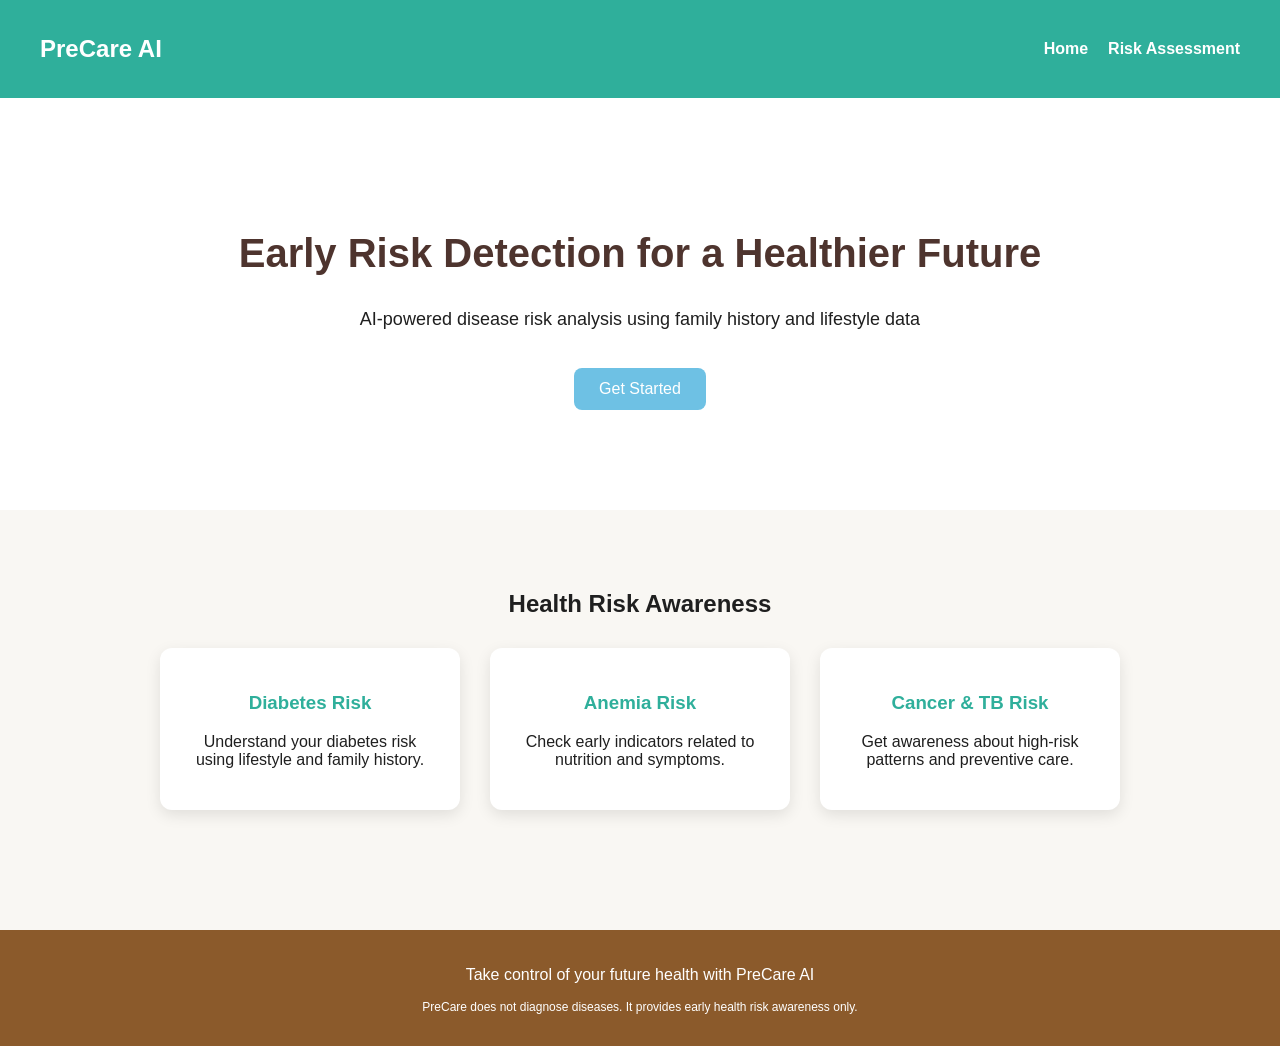
<file: index.html>
<!DOCTYPE html>
<html lang="en">

<head>

<meta charset="UTF-8">
<title>PreCare AI</title>

<link rel="stylesheet" href="css/style.css">

</head>

<body>

<!-- Navigation Bar -->

<nav class="navbar">

<h2 class="logo">PreCare AI</h2>

<ul class="nav-links">

<li><a href="index.html">Home</a></li>
<li><a href="risk.html">Risk Assessment</a></li>

</ul>

</nav>


<!-- Hero Section -->

<section class="hero">

<h1>Early Risk Detection for a Healthier Future</h1>

<p>
AI-powered disease risk analysis using family history and lifestyle data
</p>

<a href="risk.html">

<button class="start-btn">
Get Started
</button>

</a>

</section>


<!-- Risk Cards Preview -->

<section class="risk-preview">

<h2>Health Risk Awareness</h2>

<div class="cards">

<div class="card">

<h3>Diabetes Risk</h3>

<p>Understand your diabetes risk using lifestyle and family history.</p>

</div>

<div class="card">

<h3>Anemia Risk</h3>

<p>Check early indicators related to nutrition and symptoms.</p>

</div>

<div class="card">

<h3>Cancer & TB Risk</h3>

<p>Get awareness about high-risk patterns and preventive care.</p>

</div>

</div>

</section>


<!-- Footer -->

<footer>

<p>Take control of your future health with PreCare AI</p>

<p class="disclaimer">
PreCare does not diagnose diseases. It provides early health risk awareness only.
</p>

</footer>

</body>

</html>
</file>
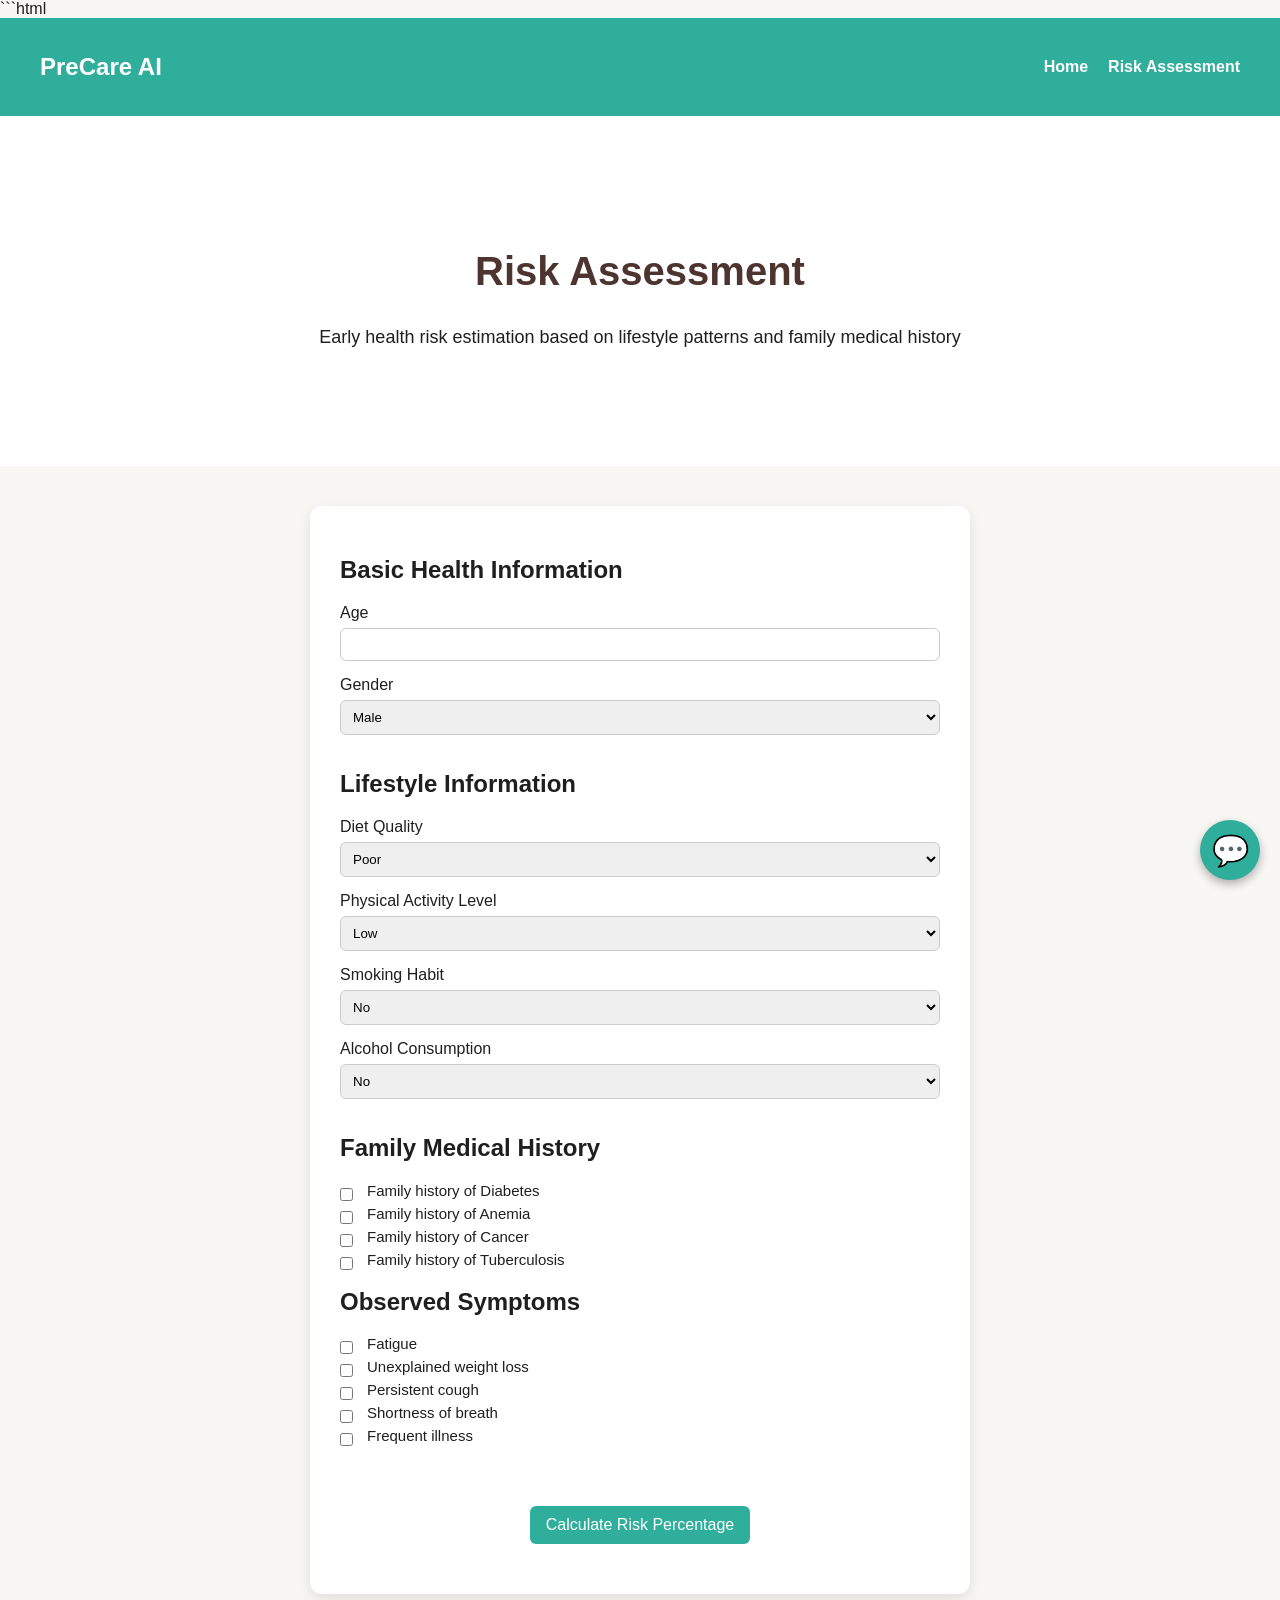
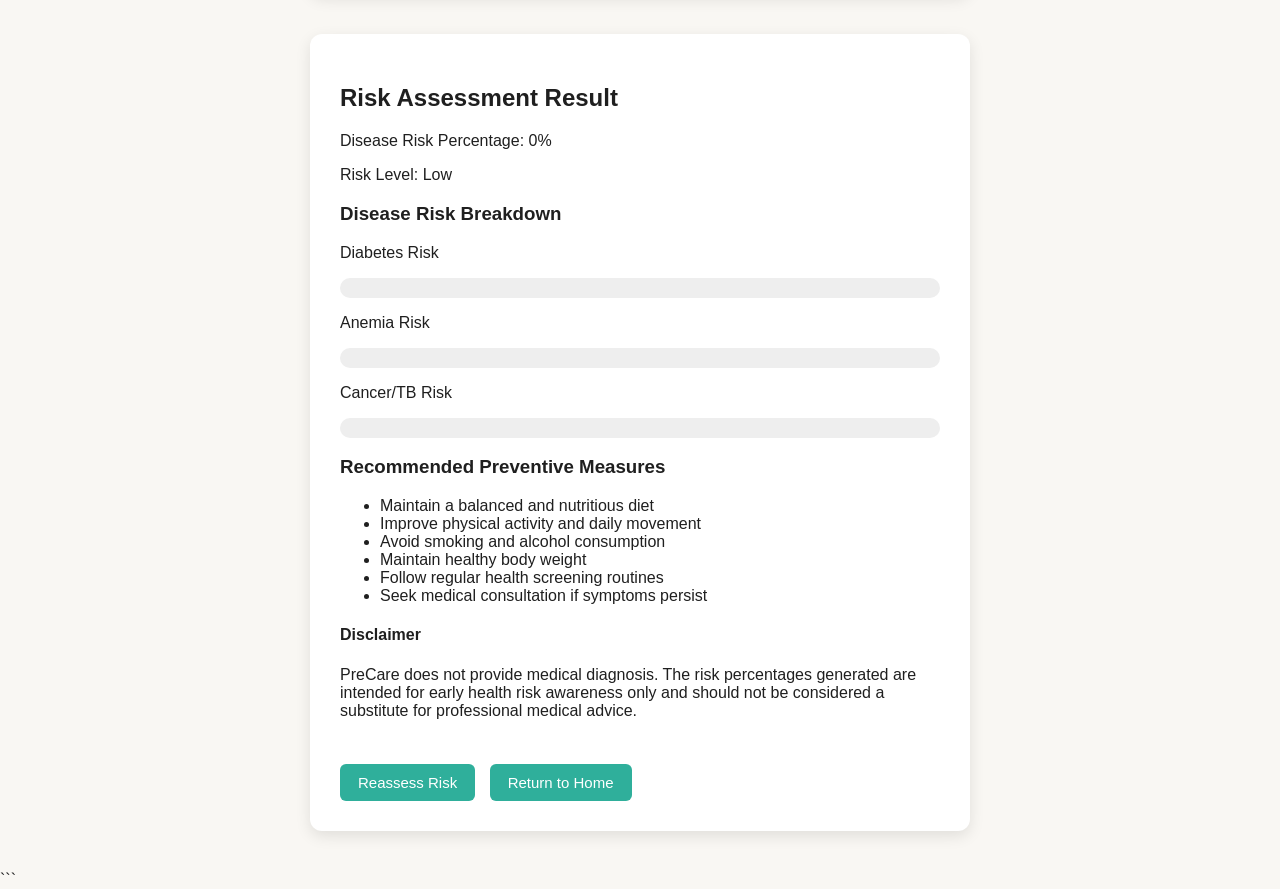
<file: risk.html>
```html
<!DOCTYPE html>
<html lang="en">

<head>

<meta charset="UTF-8">
<title>Risk Assessment - PreCare AI</title>

<link rel="stylesheet" href="css/style.css">

</head>

<body>

<!-- Navigation -->

<nav class="navbar">

<h2 class="logo">PreCare AI</h2>

<ul class="nav-links">
<li><a href="index.html">Home</a></li>
<li><a href="risk.html">Risk Assessment</a></li>
</ul>

</nav>


<!-- Page Title -->

<section class="hero">

<h1>Risk Assessment</h1>

<p>
Early health risk estimation based on lifestyle patterns and family medical history
</p>

</section>


<!-- Risk Form -->

<section class="risk-form">

<h2>Basic Health Information</h2>

<label>Age</label>
<input type="number" id="age">

<label>Gender</label>
<select id="gender">
<option>Male</option>
<option>Female</option>
<option>Other</option>
</select>


<h2>Lifestyle Information</h2>

<label>Diet Quality</label>
<select id="diet">
<option>Poor</option>
<option>Moderate</option>
<option>Healthy</option>
</select>

<label>Physical Activity Level</label>
<select id="activity">
<option>Low</option>
<option>Medium</option>
<option>High</option>
</select>

<label>Smoking Habit</label>
<select id="smoking">
<option>No</option>
<option>Yes</option>
</select>

<label>Alcohol Consumption</label>
<select id="alcohol">
<option>No</option>
<option>Yes</option>
</select>


<h2>Family Medical History</h2>

<label class="checkbox-line">
<input type="checkbox" id="diabetes">
<span>Family history of Diabetes</span>
</label>

<label class="checkbox-line">
<input type="checkbox" id="anemia">
<span>Family history of Anemia</span>
</label>

<label class="checkbox-line">
<input type="checkbox" id="cancer">
<span>Family history of Cancer</span>
</label>

<label class="checkbox-line">
<input type="checkbox" id="tb">
<span>Family history of Tuberculosis</span>
</label>


<h2>Observed Symptoms</h2>

<label class="checkbox-line">
<input type="checkbox" id="fatigue">
<span>Fatigue</span>
</label>

<label class="checkbox-line">
<input type="checkbox" id="weight">
<span>Unexplained weight loss</span>
</label>

<label class="checkbox-line">
<input type="checkbox" id="cough">
<span>Persistent cough</span>
</label>

<label class="checkbox-line">
<input type="checkbox" id="breath">
<span>Shortness of breath</span>
</label>

<label class="checkbox-line">
<input type="checkbox" id="illness">
<span>Frequent illness</span>
</label>


<br><br>

<button onclick="calculateRisk()">Calculate Risk Percentage</button>

</section>


<!-- Result Section -->

<section id="result">

<h2>Risk Assessment Result</h2>

<p>
Disease Risk Percentage: <span id="riskPercent">0%</span>
</p>

<p>
Risk Level: <span id="riskLevel">Low</span>
<h3>Disease Risk Breakdown</h3>

<p>Diabetes Risk</p>
<div class="progress-bar">
<div id="diabetesBar"></div>
</div>

<p>Anemia Risk</p>
<div class="progress-bar">
<div id="anemiaBar"></div>
</div>

<p>Cancer/TB Risk</p>
<div class="progress-bar">
<div id="cancerBar"></div>
</div>
</p>

<h3>Recommended Preventive Measures</h3>

<ul>

<li>Maintain a balanced and nutritious diet</li>
<li>Improve physical activity and daily movement</li>
<li>Avoid smoking and alcohol consumption</li>
<li>Maintain healthy body weight</li>
<li>Follow regular health screening routines</li>
<li>Seek medical consultation if symptoms persist</li>

</ul>


<h4>Disclaimer</h4>

<p>
PreCare does not provide medical diagnosis. The risk percentages generated are intended for early health risk awareness only and should not be considered a substitute for professional medical advice.
</p>

<br>

<button onclick="location.reload()">Reassess Risk</button>

<a href="index.html">
<button>Return to Home</button>
</a>

</section>


<!-- Chat Icon -->

<div id="chat-icon" onclick="toggleChat()">
💬
</div>


<!-- Chat Window -->

<div id="chatbot">

<h3>PreCare Assistant</h3>

<div id="chat-window"></div>

<input type="text" id="user-input" placeholder="Ask about your health risk...">

<button onclick="sendMessage()">Send</button>

<div class="quick-buttons">

<button onclick="quickQuestion('Explain Diabetes Risk')">
Diabetes Risk
</button>

<button onclick="quickQuestion('Explain Anemia Risk')">
Anemia Risk
</button>

<button onclick="quickQuestion('Explain Cancer TB Risk')">
Cancer/TB Risk
</button>

<button onclick="quickQuestion('Preventive Tips')">
Preventive Tips
</button>

<button onclick="quickQuestion('Lifestyle Advice')">
Lifestyle Advice
</button>

</div>

</div>


<script src="js/chatbot.js"></script>
<script src="js/risk.js"></script>

</body>
</html>
```
</file>
<file: css/style.css>
/* General Page Styling */

body{
font-family: Arial, sans-serif;
margin:0;
padding:0;
background:#F9F7F3;
color:#1F1F1F;
}


/* Navigation Bar */

.navbar{
display:flex;
justify-content:space-between;
align-items:center;

padding:15px 40px;

background:#2FAF9B;
color:white;
}

.nav-links{
list-style:none;
display:flex;
gap:20px;
}

.nav-links a{
text-decoration:none;
color:white;
font-weight:bold;
}


/* Hero Section */

.hero{
text-align:center;
padding:100px 20px;
background:white;
}

.hero h1{
color:#4E342E;
font-size:40px;
}

.hero p{
font-size:18px;
margin-top:10px;
}

.start-btn{
margin-top:20px;
padding:12px 25px;
border:none;
border-radius:8px;

background:#6EC1E4;
color:white;

font-size:16px;
cursor:pointer;
}


/* Risk Cards */

.risk-preview{
padding:60px 20px;
text-align:center;
}

.cards{
display:flex;
justify-content:center;
gap:30px;
margin-top:30px;
}

.card{
background:white;
padding:25px;

border-radius:12px;

width:250px;

box-shadow:0 5px 15px rgba(0,0,0,0.1);
}

.card h3{
color:#2FAF9B;
}


/* Footer */

footer{
margin-top:60px;
padding:20px;

text-align:center;

background:#8B5A2B;
color:white;
}

.disclaimer{
font-size:12px;
margin-top:5px;
}
/* Risk Assessment Form */

.risk-form{

width:600px;

margin:0 auto;

background:white;

padding:30px;

border-radius:12px;

box-shadow:0 5px 15px rgba(0,0,0,0.1);

}

/* Inputs */

.risk-form input,
.risk-form select{

width:100%;

padding:8px;

margin-top:5px;

margin-bottom:15px;

border-radius:6px;

border:1px solid #ccc;

}

/* Center Button */

.risk-form button{

display:block;

margin:20px auto;

padding:12px 25px;

background:#2FAF9B;

color:white;

border:none;

border-radius:8px;

cursor:pointer;

}
/* Risk Result Section */

#result{

width:600px;

margin:40px auto;

background:white;

padding:30px;

border-radius:12px;

box-shadow:0 5px 15px rgba(0,0,0,0.1);

text-align:left;

}
/* Chatbot */

#chatbot{

position:fixed;

bottom:20px;

left:50%;

transform:translateX(-50%);

width:320px;

background:white;

padding:15px;

border-radius:12px;

box-shadow:0 5px 20px rgba(0,0,0,0.2);

}

#chat-window{

height:150px;

overflow-y:auto;

border:1px solid #ddd;

margin-bottom:10px;

padding:8px;

background:#F9F7F3;

}

#user-input{

width:70%;

padding:6px;

}

#chatbot button{

background:#2FAF9B;

color:white;

border:none;

padding:6px 10px;

border-radius:6px;

cursor:pointer;

margin-top:5px;

}

.quick-buttons button{

font-size:12px;

margin:3px;

}
/* Chat Icon */

#chat-icon{

position:fixed;

bottom:20px;

right:20px;

width:60px;

height:60px;

background:#2FAF9B;

color:white;

font-size:30px;

display:flex;

justify-content:center;

align-items:center;

border-radius:50%;

cursor:pointer;

box-shadow:0 4px 10px rgba(0,0,0,0.3);

z-index:1000;

}


/* Chat Window */

#chatbot{

display:none;

position:fixed;

bottom:90px;

right:20px;

width:320px;

background:white;

padding:15px;

border-radius:12px;

box-shadow:0 5px 20px rgba(0,0,0,0.2);

z-index:1000;

}


#chat-window{

height:150px;

overflow-y:auto;

border:1px solid #ddd;

margin-bottom:10px;

padding:8px;

background:#F9F7F3;

}

#user-input{

width:70%;

padding:6px;

}

#chatbot button{

background:#2FAF9B;

color:white;

border:none;

padding:6px 10px;

border-radius:6px;

cursor:pointer;

margin-top:5px;

}

.quick-buttons button{

font-size:12px;

margin:3px;

}
/* Fix checkbox alignment */

input[type="checkbox"]{
    vertical-align: middle;
    margin-right: 6px;
}

.risk-form label{
    vertical-align: middle;
}

.risk-form input[type="checkbox"]{
    transform: translateY(2px);
    margin-right: 6px;
}
.check{
display:flex;
align-items:center;
gap:8px;
margin:6px 0;
font-size:16px;
}

.check input{
margin:0;
}
input[type="checkbox"]{
    position: relative;
    top: 2px;
    margin-right: 6px;
}
.checkbox-line{
display:flex;
align-items:center;
gap:8px;
margin:5px 0;
}
/* FORM ALIGNMENT */

.risk-form{
width:600px;
margin:40px auto;
background:white;
padding:30px;
border-radius:12px;
box-shadow:0 5px 15px rgba(0,0,0,0.1);
}

/* Input fields */

.risk-form input,
.risk-form select{
width:100%;
padding:8px;
margin:6px 0 15px 0;
border:1px solid #ccc;
border-radius:6px;
}

/* Checkbox rows */

.checkbox-line{
display:flex;
align-items:center;
gap:8px;
margin:6px 0;
font-size:15px;
}

/* Fix checkbox size */

.checkbox-line input{
width:auto;
margin:0;
}

/* Button style */

.risk-form button{
background:#2FAF9B;
color:white;
border:none;
padding:10px 16px;
border-radius:6px;
cursor:pointer;
font-size:16px;
}
/* Progress Bars */

.progress-bar{
width:100%;
background:#eee;
border-radius:20px;
height:20px;
margin-bottom:15px;
overflow:hidden;
}

.progress-bar div{
height:100%;
width:0%;
background:#2FAF9B;
transition:width 1s;
}
/* Result Section Buttons */

#result button{
padding:10px 18px;
border:none;
border-radius:6px;
font-size:15px;
cursor:pointer;
margin-right:10px;
margin-top:10px;
color:white;
}


/* Reassess Risk Button */

#result button:first-of-type{
background:#2FAF9B;
}


/* Return to Home Button */

#result a button{
background:#8B5A2B;
}
</file>
